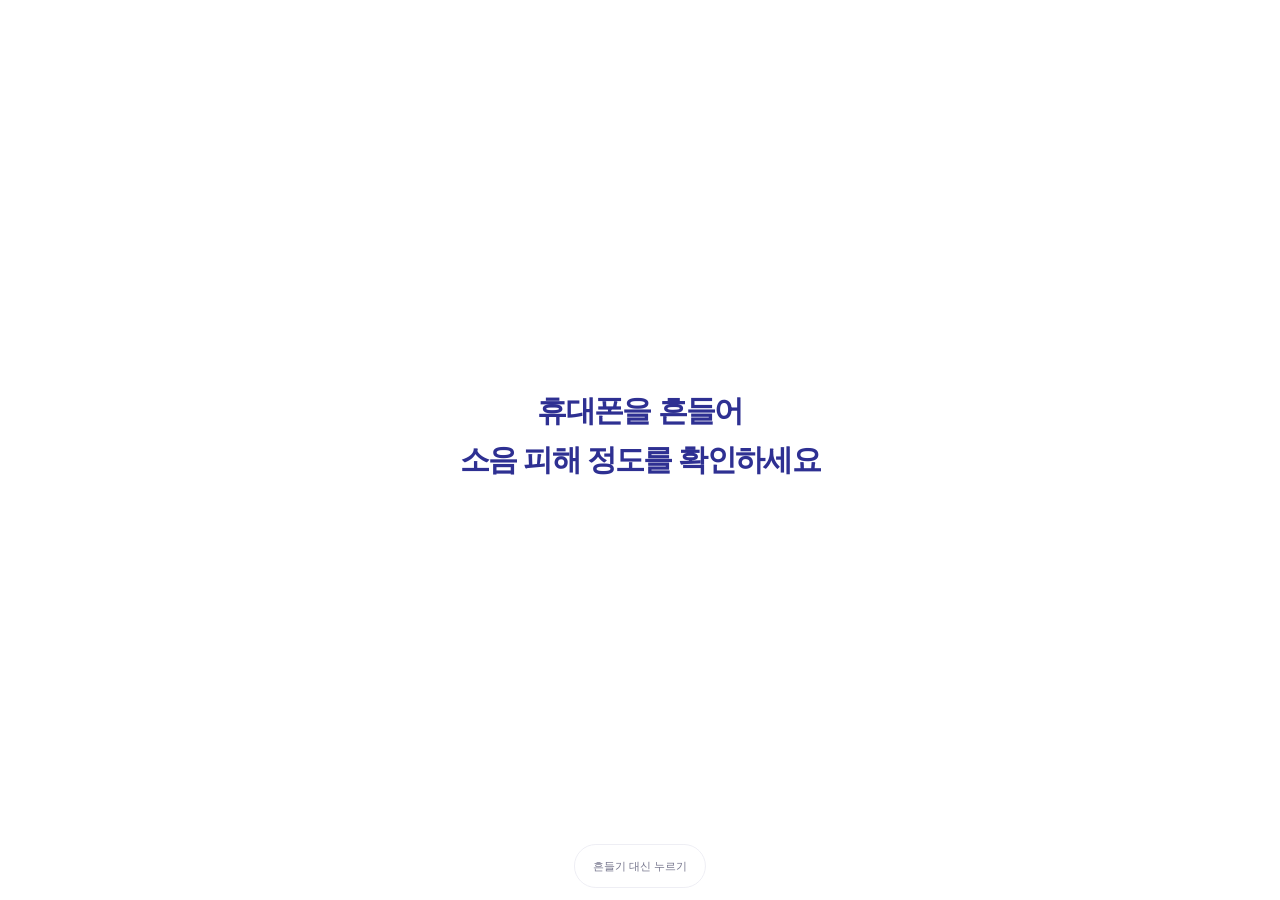
<file: index.html>
<!doctype html>
<html lang="ko">
<head>
<meta charset="utf-8">
<meta name="viewport" content="width=device-width, initial-scale=1, viewport-fit=cover">
<meta name="theme-color" content="#ffffff">
<title>소음 피해 체험 — 한국소음공사</title>
<link rel="stylesheet" href="shake.css?v=2">
<script src="vendor/matter.min.js" defer></script>
<script src="shake-shapes.js?v=1" defer></script>
<script src="shake.js?v=6" defer></script>
</head>
<body>
<main>
<canvas id="stage" aria-label="처음 흔들면 입체 글자들이 떨어지고, 이후에는 화면 안에서만 움직입니다."></canvas>
<section id="intro"><h1>휴대폰을 흔들어<br>소음 피해 정도를 확인하세요</h1><button id="start" hidden>소음 확인하기</button><p id="status" role="status" aria-live="polite">글자를 준비하고 있어요.</p></section>
<button id="demo" hidden>흔들기 대신 누르기</button>
<noscript>이 체험은 자바스크립트를 켜야 이용할 수 있습니다.</noscript>
</main>
</body>
</html>
</file>
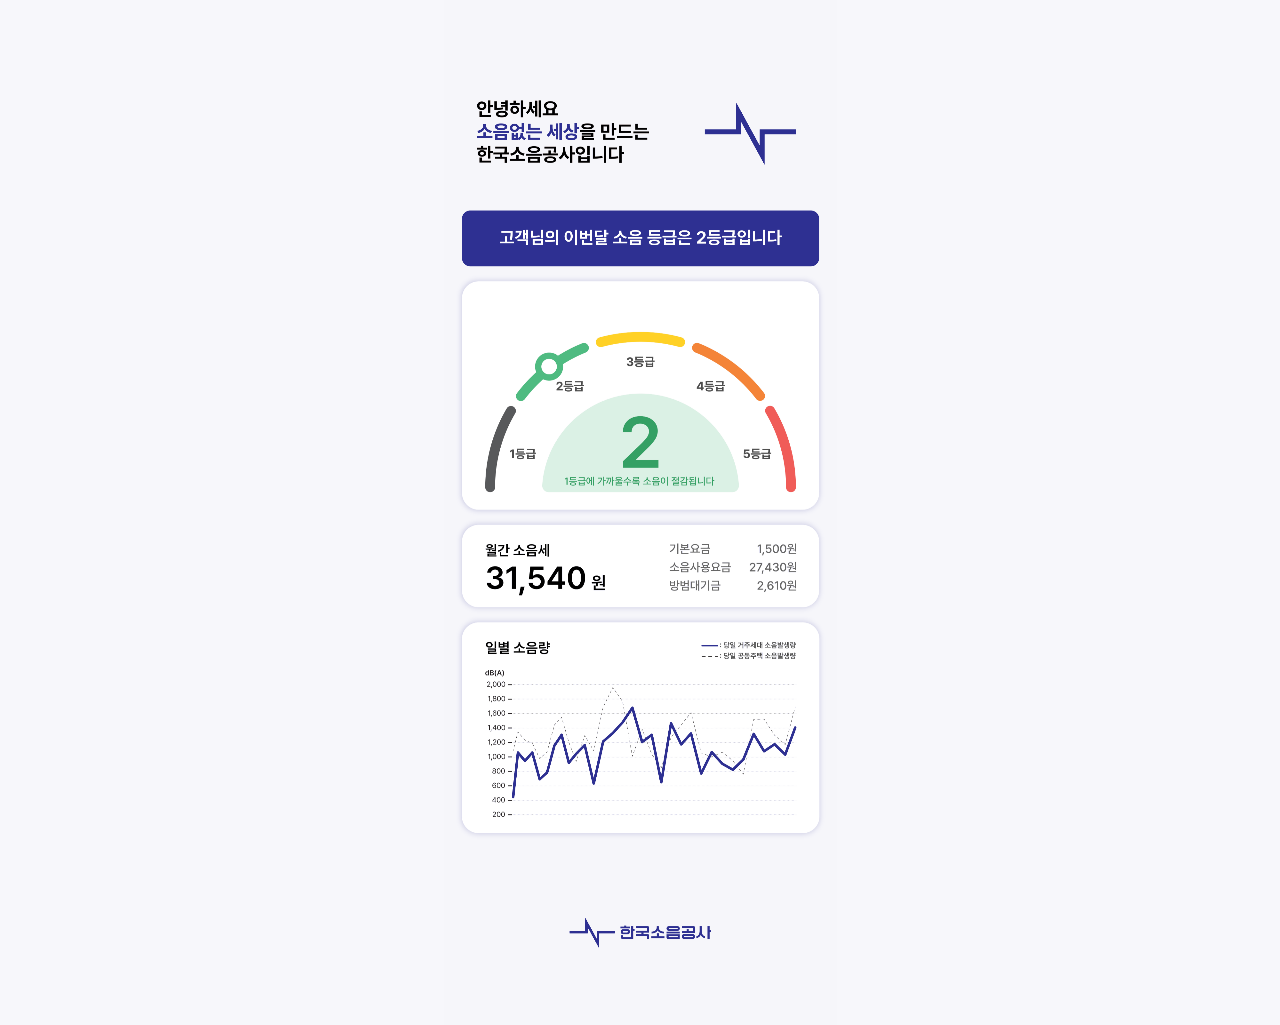
<file: bill.html>
<!DOCTYPE html>
<html lang="ko">
<head>
  <meta charset="UTF-8"/>
  <meta name="viewport" content="width=393, initial-scale=1.0, maximum-scale=1.0, user-scalable=no"/>
  <title>나의 소음 등급 — 한국소음공사</title>
  <style>
    * { margin: 0; padding: 0; box-sizing: border-box; }
    html, body {
      background: #f7f7fb;
      width: 100%;
      overflow-x: hidden;
    }
    img, canvas {
      display: block;
      width: 100%;
      max-width: 393px;
      margin: 0 auto;
    }
  </style>
</head>
<body>
  <img src="page.jpg?v=3" alt="나의 소음 등급"/>
  <script src="blue-theme.js?v=4" defer></script>
</body>
</html>
</file>
<file: shake.css>
:root{color-scheme:light;--blue:#2e3092}*{box-sizing:border-box}html,body{margin:0;width:100%;height:100%;background:#fff;overflow:hidden;overscroll-behavior:none;font-family:-apple-system,BlinkMacSystemFont,"Apple SD Gothic Neo","Noto Sans KR",sans-serif}main{position:fixed;inset:0;overflow:hidden}#stage{position:absolute;inset:0;width:100%;height:100%;pointer-events:none}#intro{position:absolute;inset:0;display:flex;flex-direction:column;justify-content:center;align-items:center;padding:24px;text-align:center;pointer-events:none}h1{font-size:clamp(19px,5vw,30px);line-height:1.65;letter-spacing:-.055em;font-weight:700;color:var(--blue);margin:0;word-break:keep-all}button{font:inherit;touch-action:manipulation;-webkit-tap-highlight-color:transparent;cursor:pointer;pointer-events:auto}#start{margin-top:27px;min-height:44px;padding:9px 20px;border:1px solid #dcdced;background:white;border-radius:24px;color:var(--blue);font-size:13px}#status{font-size:11px;line-height:1.6;color:#828293;min-height:18px;margin:12px 0 0;max-width:270px}#demo{position:fixed;z-index:3;bottom:calc(12px + env(safe-area-inset-bottom));left:50%;transform:translateX(-50%);min-height:44px;padding:8px 18px;border:1px solid #eeeeF4;border-radius:24px;background:#ffffffd9;color:#74748b;font-size:11px;white-space:nowrap}button:focus-visible{outline:3px solid #2e3092;outline-offset:4px}button:disabled{opacity:.5;cursor:wait}[hidden]{display:none!important}
</file>
